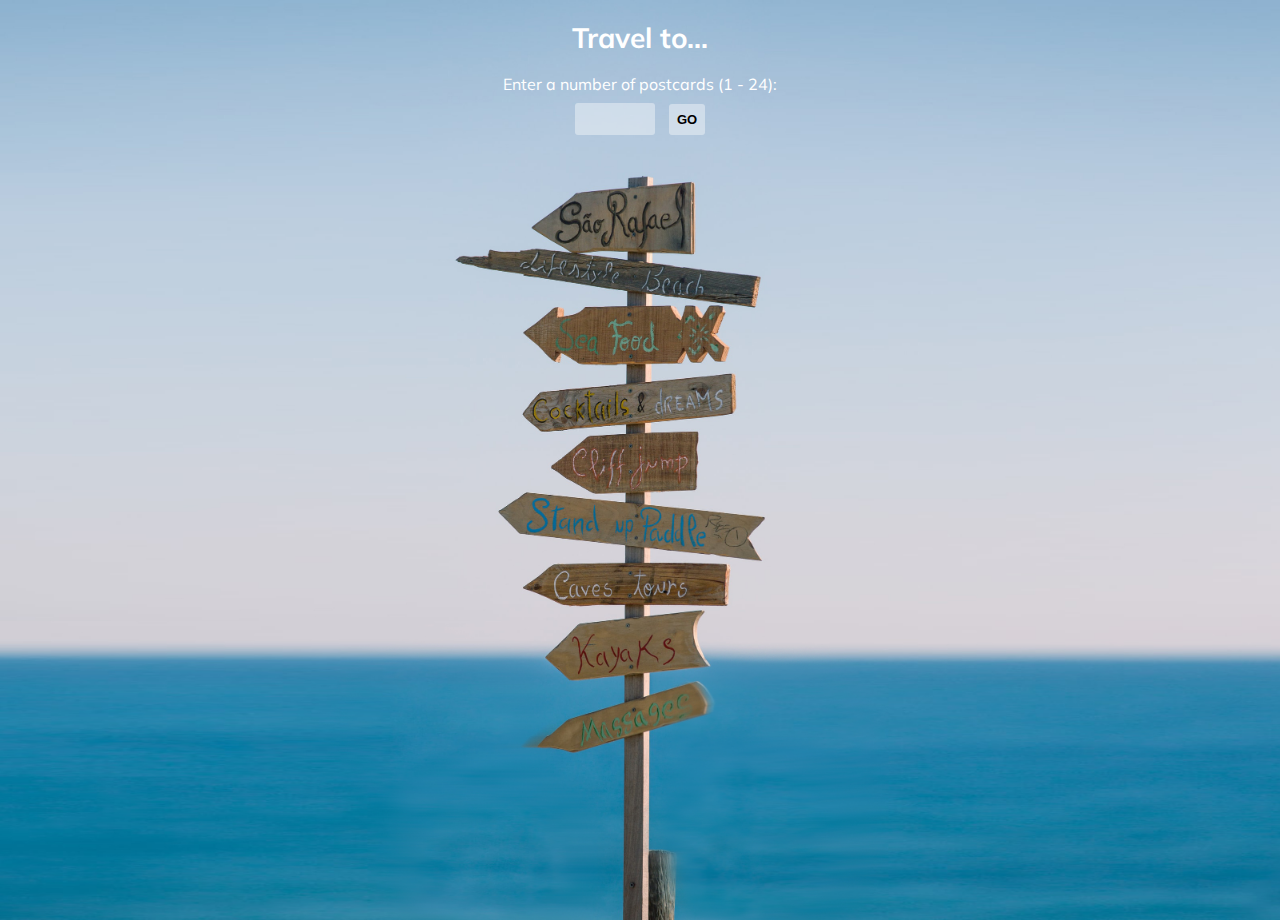
<file: index.html>
<!DOCTYPE html>
<html lang="en">
  <head>
    <meta charset="UTF-8" />
    <meta http-equiv="X-UA-Compatible" content="IE=edge" />
    <meta name="viewport" content="width=device-width, initial-scale=1.0" />
    <link rel="stylesheet" href="style.css" />
    <title>Random Postcard</title>
  </head>
  <body>
    <head>
      <h1>Travel to...</h1>
      <p>
        <label for="amount"
          >Enter a number of postcards (1 - 24): <br />
        </label>
        <input
          type="number"
          value=""
          min="0"
          max="32"
          step="1"
          name="amount"
          id="amount"
          class="amount"
        />
        <button class="btn">GO</button>
      </p>
    </head>
    <div id="container" class="parent">
      <div id="postcard" class="hidden"></div>
    </div>
    <script src="script.js"></script>
  </body>
</html>
</file>
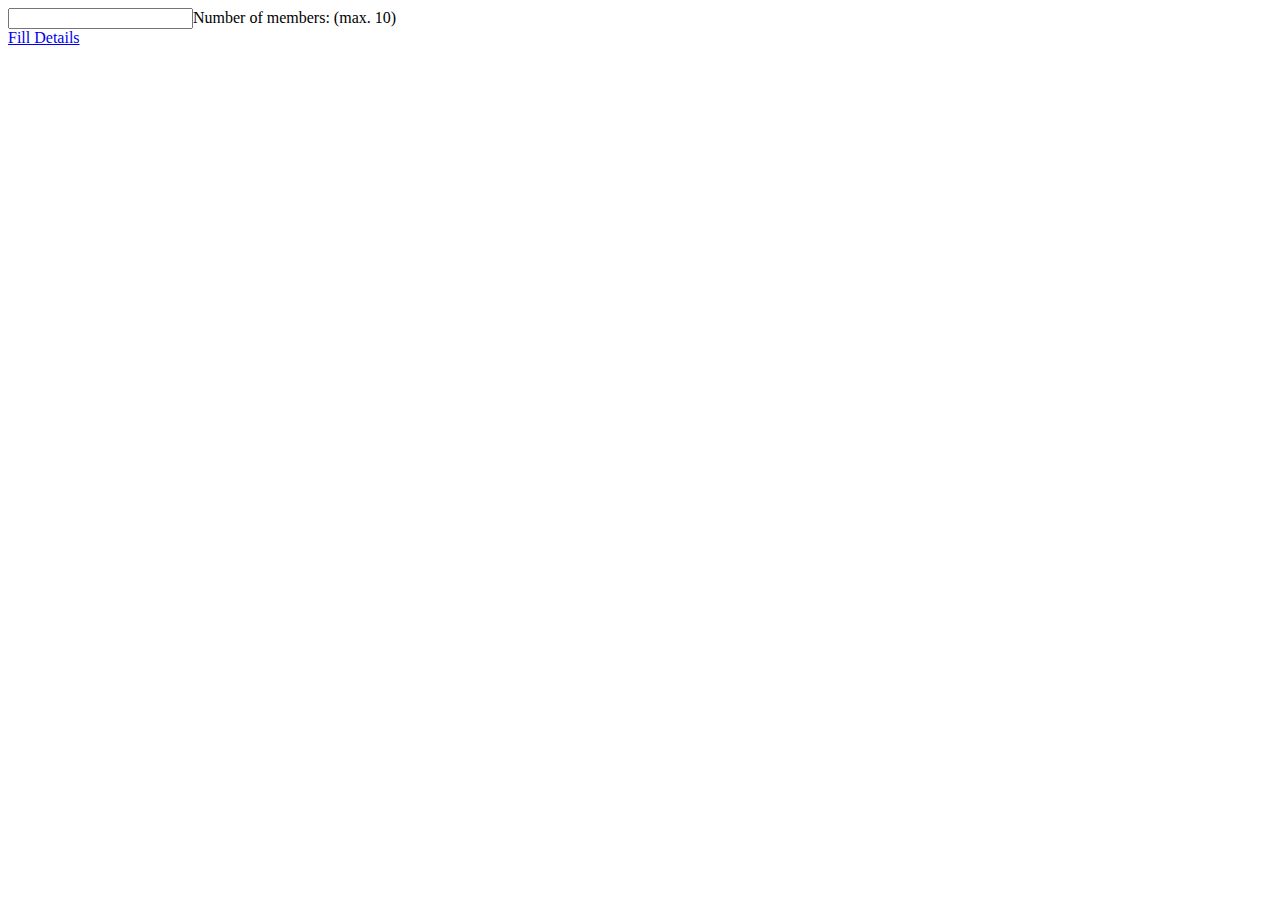
<file: example.html>
<html>
  <head>
    <script type="text/javascript">
      function addFields() {
        // Number of inputs to create
        var number = document.getElementById('member').value;
        // Container <div> where dynamic content will be placed
        var container = document.getElementById('container');
        // Clear previous contents of the container
        while (container.hasChildNodes()) {
          container.removeChild(container.lastChild);
        }
        for (i = 0; i < number; i++) {
          var input = document.createElement('DIV');

          console.log(input);
          input.classList.add('box');
          input.type = 'text';
          input.name = 'member' + i;
          container.appendChild(input);
          // Append a line break
          container.appendChild(document.createElement('br'));
        }
      }
    </script>
  </head>
  <body>
    <input type="text" id="member" name="member" value="" />Number of members:
    (max. 10)<br />
    <a href="#" id="filldetails" onclick="addFields()">Fill Details</a>
    <div id="container"></div>
  </body>
</html>
</file>
<file: style.css>
@import url('https://fonts.googleapis.com/css2?family=Muli&display=swap');

* {
  box-sizing: border-box;
}

body {
  font-family: 'Muli', sans-serif;
  background: url(images/travel3.jpg) no-repeat center center;
  background-size: cover;
  margin: 0;
  /* display: block; */
  align-items: center;
  justify-items: center;
  height: 100vh;
}

head {
  background-color: rgba(0, 0, 0, 0.5);
  width: 100px;
  height: 100px;
  padding: 5px;
}

h1 {
  color: rgb(255, 255, 255);
  text-align: center;
  font-size: 28px;
  font-family: inherit;
  margin-top: 20px;
}

p {
  text-align: center;
  color: rgb(255, 255, 255);
}

#amount {
  background-color: rgba(255, 255, 255, 0.4);
  border: 0;
  border-radius: 3px;
  padding: 7px 10px 7px 15px;
  margin-left: 10px;
  font-size: 16px;
}
#amount:focus {
  outline: none;
}

.parent {
  position: relative;
  display: grid;
}

/* .message {
  font-family: inherit;
  font-size: 25px;
  text-align: center;
  color: #fff;
  margin-top: 90px;
} */

.box {
  background-color: rgba(209, 209, 209, 0.3);
  border: 1px solid rgb(116, 116, 116);
  box-shadow: 0 8px 12px -6px rgba(37, 37, 37, 0.445);
  grid-template-columns: repeat(auto-fill, minmax(95px, auto));
  /* flex: 1 1 200px;  Stretching: 
  flex: 0 1 200px;  No stretching: */
  cursor: pointer;
  position: relative;
  aspect-ratio: 3 / 2;
  max-width: 400px;
  margin: 10px;
  padding: 20px;
  border-radius: 5px;
}

.box h3 {
  color: rgba(59, 59, 59, 0.664);
  font-size: 24px;
  position: absolute;
  bottom: 20px;
  left: 20px;
  margin: 0;
}

.box:focus {
  outline: 0;
}

.postcard {
  background-color: rgba(56, 56, 56, 0.26);
  box-shadow: 0 10px 10px -6px #000;
  position: fixed;
  top: 50%;
  left: 50%;
  transform: translate(-50%, -50%);
  width: 90%;
  max-width: 600px;
  max-height: 90%;
  aspect-ratio: 3 / 2;
  border: 1px solid rgb(43, 43, 43);
  border-radius: 5px;
  box-shadow: 0 10px 25px -8px rgba(0, 0, 0, 0.897);
  z-index: 10;
}

.hidden {
  display: none;
}

.btn {
  background-color: rgba(255, 255, 255, 0.4);
  border: 0;
  border-radius: 3px;
  padding: 8px;
  font-size: 13px;
  font-weight: bold;
  margin: 10px;
}

.btn a {
  color: #000;
  text-decoration: none;
}

.btn:focus {
  outline: none;
}

.btn:active {
  transform: scale(0.9);
}
</file>
